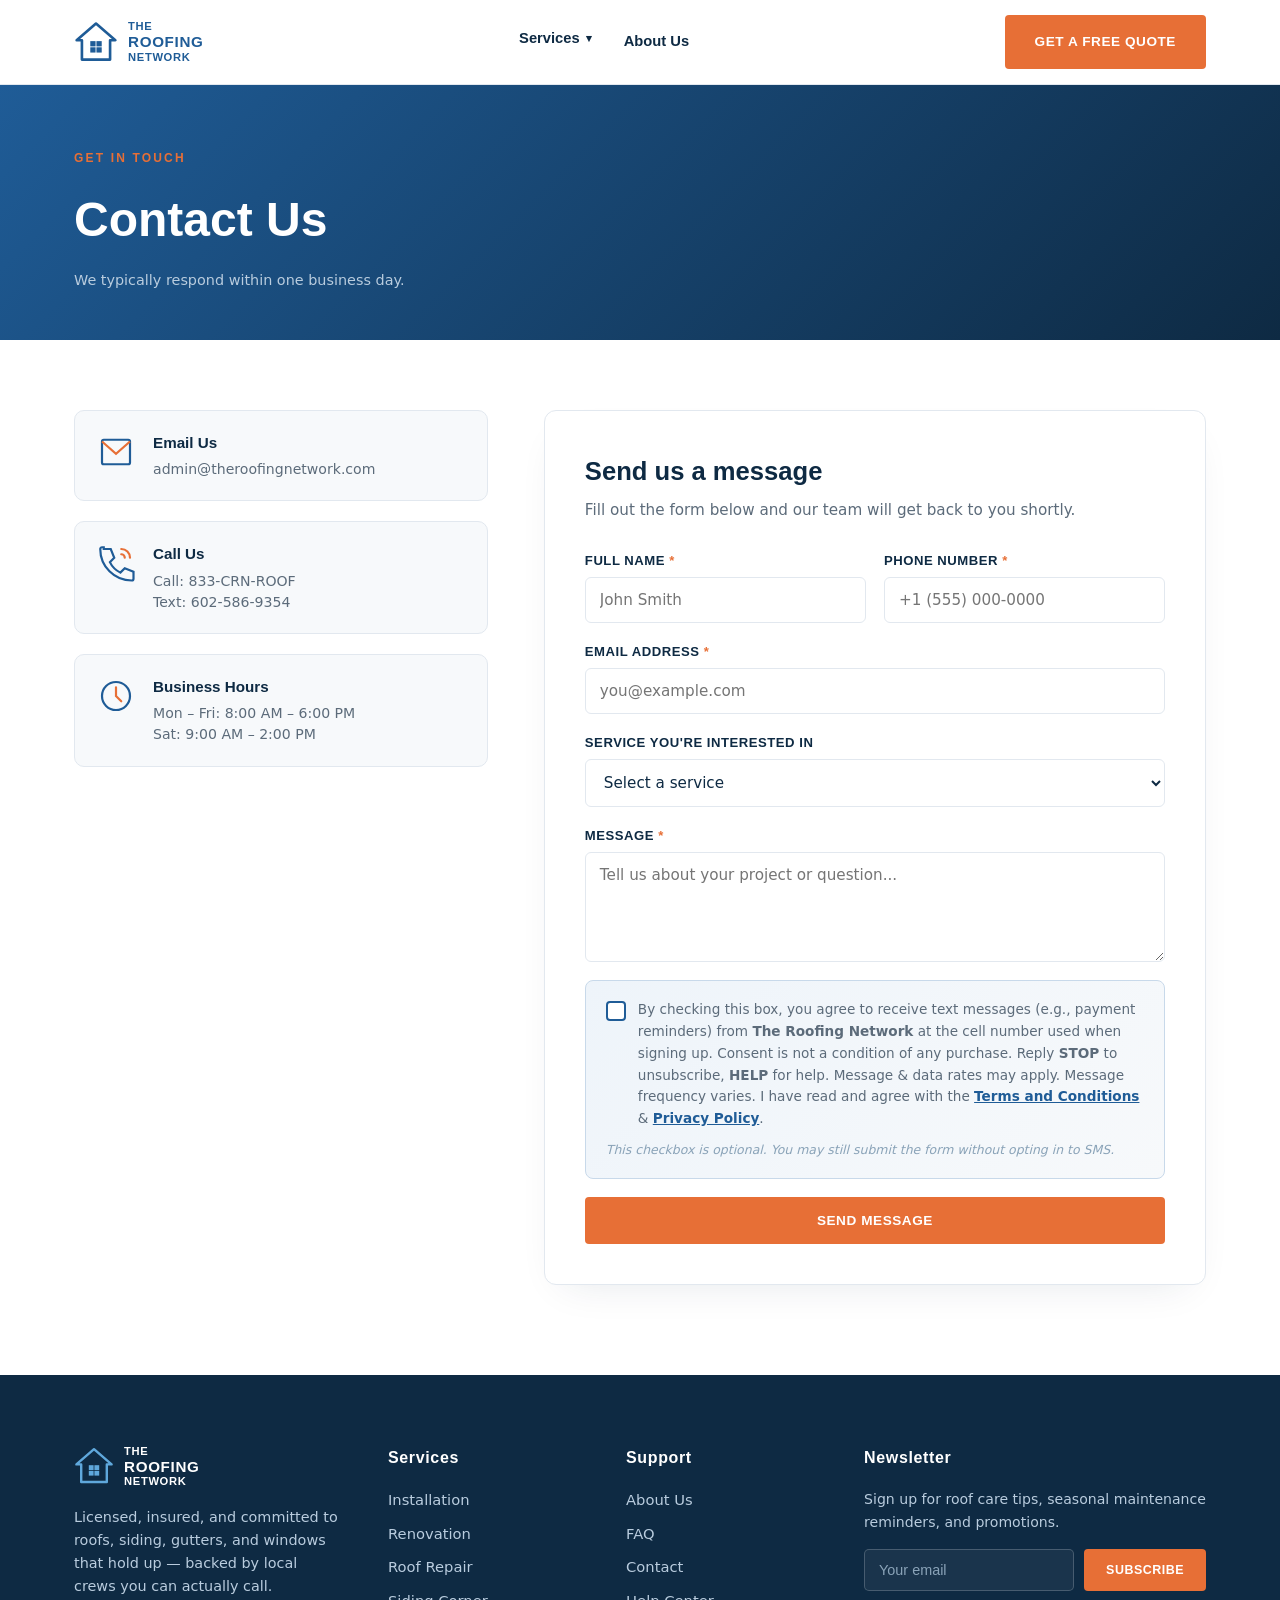
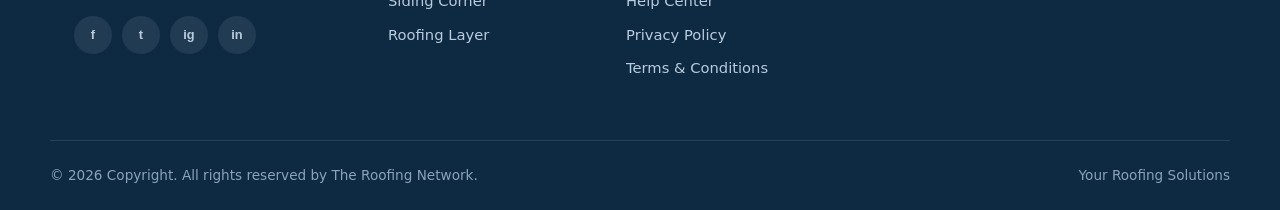
<file: contact.html>
<!DOCTYPE html>
<html lang="en">
<head>
<meta charset="UTF-8">
<meta name="viewport" content="width=device-width, initial-scale=1.0">
<title>Contact Us | The Roofing Network</title>
<link rel="stylesheet" href="style.css">
</head>
<body>

<!-- HEADER -->
<header class="site-header">
  <div class="container header-inner">
    <a href="index.html" class="logo">
      <svg width="44" height="44" viewBox="0 0 100 100" fill="none" xmlns="http://www.w3.org/2000/svg">
        <path d="M50 8 L94 46 H82 V90 H18 V46 H6 Z" stroke="#1F5C97" stroke-width="6" stroke-linejoin="round" fill="none"/>
        <rect x="37" y="48" width="12" height="12" fill="#1F5C97"/>
        <rect x="51" y="48" width="12" height="12" fill="#1F5C97"/>
        <rect x="37" y="62" width="12" height="12" fill="#1F5C97"/>
        <rect x="51" y="62" width="12" height="12" fill="#1F5C97"/>
      </svg>
      <span class="logo-text">THE<br><strong>ROOFING</strong><br>NETWORK</span>
    </a>

    <nav class="main-nav">
      <div class="nav-dropdown">
        <button class="nav-dropdown-toggle">Services <span class="caret">▾</span></button>
        <div class="nav-dropdown-menu">
          <a href="index.html#roofing">Roofing Services</a>
          <a href="index.html#siding">Siding Services</a>
          <a href="index.html#gutters">Gutter Services</a>
          <a href="index.html#windows">Windows &amp; Doors</a>
        </div>
      </div>
      <a href="index.html#about">About Us</a>
    </nav>

    <a href="index.html#quote" class="btn btn-primary header-cta">Get A Free Quote</a>

    <button class="nav-toggle" aria-label="Toggle navigation" id="navToggle">
      <span></span><span></span><span></span>
    </button>
  </div>
</header>

<!-- CONTACT HERO BANNER -->
<section class="legal-hero contact-hero">
  <div class="container">
    <p class="eyebrow">Get In Touch</p>
    <h1>Contact Us</h1>
    <p class="legal-updated">We typically respond within one business day.</p>
  </div>
</section>

<!-- CONTACT BODY -->
<section class="contact-section">
  <div class="container contact-grid">

    <!-- LEFT — info cards -->
    <div class="contact-info">

      <div class="contact-card">
        <div class="contact-card-icon">
          <svg viewBox="0 0 48 48" fill="none" xmlns="http://www.w3.org/2000/svg">
            <path d="M8 12C8 10.9 8.9 10 10 10H38C39.1 10 40 10.9 40 12V36C40 37.1 39.1 38 38 38H10C8.9 38 8 37.1 8 36V12Z" stroke="#1F5C97" stroke-width="2.5"/>
            <path d="M8 12L24 26L40 12" stroke="#E76F36" stroke-width="2.5"/>
          </svg>
        </div>
        <div>
          <h4>Email Us</h4>
          <p>admin@theroofingnetwork.com</p>
        </div>
      </div>

      <div class="contact-card">
        <div class="contact-card-icon">
          <svg viewBox="0 0 48 48" fill="none" xmlns="http://www.w3.org/2000/svg">
            <path d="M10 8H18L22 18L17 23C19.6 28.3 23.7 32.4 29 35L34 30L44 34V42C44 43.1 43.1 44 42 44C22.1 44 6 27.9 6 8C6 6.9 6.9 6 8 6H10Z" stroke="#1F5C97" stroke-width="2.5"/>
            <path d="M30 8C35.5 8 40 12.5 40 18" stroke="#E76F36" stroke-width="2.5" stroke-linecap="round"/>
            <path d="M30 14C32.2 14 34 15.8 34 18" stroke="#E76F36" stroke-width="2.5" stroke-linecap="round"/>
          </svg>
        </div>
        <div>
          <h4>Call Us</h4>
          <p>Call: 833-CRN-ROOF<br>Text: 602-586-9354</p>
        </div>
      </div>

      

      <div class="contact-card">
        <div class="contact-card-icon">
          <svg viewBox="0 0 48 48" fill="none" xmlns="http://www.w3.org/2000/svg">
            <circle cx="24" cy="24" r="16" stroke="#1F5C97" stroke-width="2.5"/>
            <path d="M24 14V24L30 30" stroke="#E76F36" stroke-width="2.5" stroke-linecap="round"/>
          </svg>
        </div>
        <div>
          <h4>Business Hours</h4>
          <p>Mon – Fri: 8:00 AM – 6:00 PM<br>Sat: 9:00 AM – 2:00 PM</p>
        </div>
      </div>

    </div>

    <!-- RIGHT — contact form -->
    <div class="contact-form-wrap">
      <h2>Send us a message</h2>
      <p class="contact-form-sub">Fill out the form below and our team will get back to you shortly.</p>

      <form class="contact-form" id="contactForm">

        <div class="cf-row">
          <div class="cf-field">
            <label for="cf-name">Full Name <span class="req">*</span></label>
            <input type="text" id="cf-name" name="name" placeholder="John Smith" required>
          </div>
          <div class="cf-field">
            <label for="cf-phone">Phone Number <span class="req">*</span></label>
            <input type="tel" id="cf-phone" name="phone" placeholder="+1 (555) 000-0000" required>
          </div>
        </div>

        <div class="cf-field">
          <label for="cf-email">Email Address <span class="req">*</span></label>
          <input type="email" id="cf-email" name="email" placeholder="you@example.com" required>
        </div>

        <div class="cf-field">
          <label for="cf-service">Service You're Interested In</label>
          <select id="cf-service" name="service">
            <option value="" disabled selected>Select a service</option>
            <option>Roofing</option>
            <option>Siding</option>
            <option>Gutters</option>
            <option>Windows &amp; Doors</option>
            <option>Not sure yet</option>
          </select>
        </div>

        <div class="cf-field">
          <label for="cf-message">Message <span class="req">*</span></label>
          <textarea id="cf-message" name="message" rows="4" placeholder="Tell us about your project or question..." required></textarea>
        </div>

        <!-- SMS OPT-IN CHECKBOX -->
        <div class="sms-optin">
          <label class="sms-optin-label">
            <input type="checkbox" id="smsConsent" name="smsConsent" value="yes">
            <span class="sms-optin-box"></span>
            <span class="sms-optin-text">
              By checking this box, you agree to receive text messages (e.g., payment reminders) from <strong>The Roofing Network</strong> at the cell number used when signing up. Consent is not a condition of any purchase. Reply <strong>STOP</strong> to unsubscribe, <strong>HELP</strong> for help. Message &amp; data rates may apply. Message frequency varies. I have read and agree with the <a href="terms-and-conditions.html" target="_blank">Terms and Conditions</a> &amp; <a href="privacy-policy.html" target="_blank">Privacy Policy</a>.
            </span>
          </label>
          <p class="sms-optin-note">This checkbox is optional. You may still submit the form without opting in to SMS.</p>
        </div>

        <button type="submit" class="btn btn-primary btn-block">Send Message</button>
        <p class="form-success" hidden>Thank you! Your message has been sent. We'll be in touch shortly.</p>
        <p class="form-error" hidden>Something went wrong. Please try again or call us directly.</p>

      </form>
    </div>

  </div>
</section>

<!-- FOOTER -->
<footer class="site-footer">
  <div class="container footer-grid">
    <div class="footer-brand">
      <a href="index.html" class="logo logo-light">
        <svg width="40" height="40" viewBox="0 0 100 100" fill="none" xmlns="http://www.w3.org/2000/svg">
          <path d="M50 8 L94 46 H82 V90 H18 V46 H6 Z" stroke="#5FA8DC" stroke-width="6" stroke-linejoin="round" fill="none"/>
          <rect x="37" y="48" width="12" height="12" fill="#5FA8DC"/>
          <rect x="51" y="48" width="12" height="12" fill="#5FA8DC"/>
          <rect x="37" y="62" width="12" height="12" fill="#5FA8DC"/>
          <rect x="51" y="62" width="12" height="12" fill="#5FA8DC"/>
        </svg>
        <span class="logo-text">THE<br><strong>ROOFING</strong><br>NETWORK</span>
      </a>
      <p>Licensed, insured, and committed to roofs, siding, gutters, and windows that hold up — backed by local crews you can actually call.</p>
      <div class="socials">
        <a href="https://www.facebook.com/people/Richie-Rich-Leads/61589783595398/" aria-label="Facebook" target="_blank" rel="noopener noreferrer">f</a>
        <a href="#" aria-label="Twitter">t</a>
        <a href="#" aria-label="Instagram">ig</a>
        <a href="https://www.linkedin.com/company/richie-rich-leads/home/" aria-label="LinkedIn" target="_blank" rel="noopener noreferrer">in</a>
      </div>
    </div>

    <div class="footer-col">
      <h4>Services</h4>
      <a href="index.html#roofing">Installation</a>
      <a href="index.html#roofing">Renovation</a>
      <a href="index.html#roofing">Roof Repair</a>
      <a href="index.html#siding">Siding Corner</a>
      <a href="index.html#roofing">Roofing Layer</a>
    </div>

    <div class="footer-col">
      <h4>Support</h4>
      <a href="index.html#about">About Us</a>
      <a href="#">FAQ</a>
      <a href="contact.html">Contact</a>
      <a href="#">Help Center</a>
      <a href="privacy-policy.html">Privacy Policy</a>
      <a href="terms-and-conditions.html">Terms &amp; Conditions</a>
    </div>

    <div class="footer-col footer-newsletter">
      <h4>Newsletter</h4>
      <p>Sign up for roof care tips, seasonal maintenance reminders, and promotions.</p>
      <form class="newsletter-form" onsubmit="event.preventDefault();">
        <input type="email" placeholder="Your email" required>
        <button type="submit" class="btn btn-primary">Subscribe</button>
      </form>
    </div>
  </div>

  <div class="container footer-bottom">
    <p>© 2026 Copyright. All rights reserved by The Roofing Network.</p>
    <p>Your Roofing Solutions</p>
  </div>
</footer>

<script src="script.js"></script>
</body>
</html>
</file>
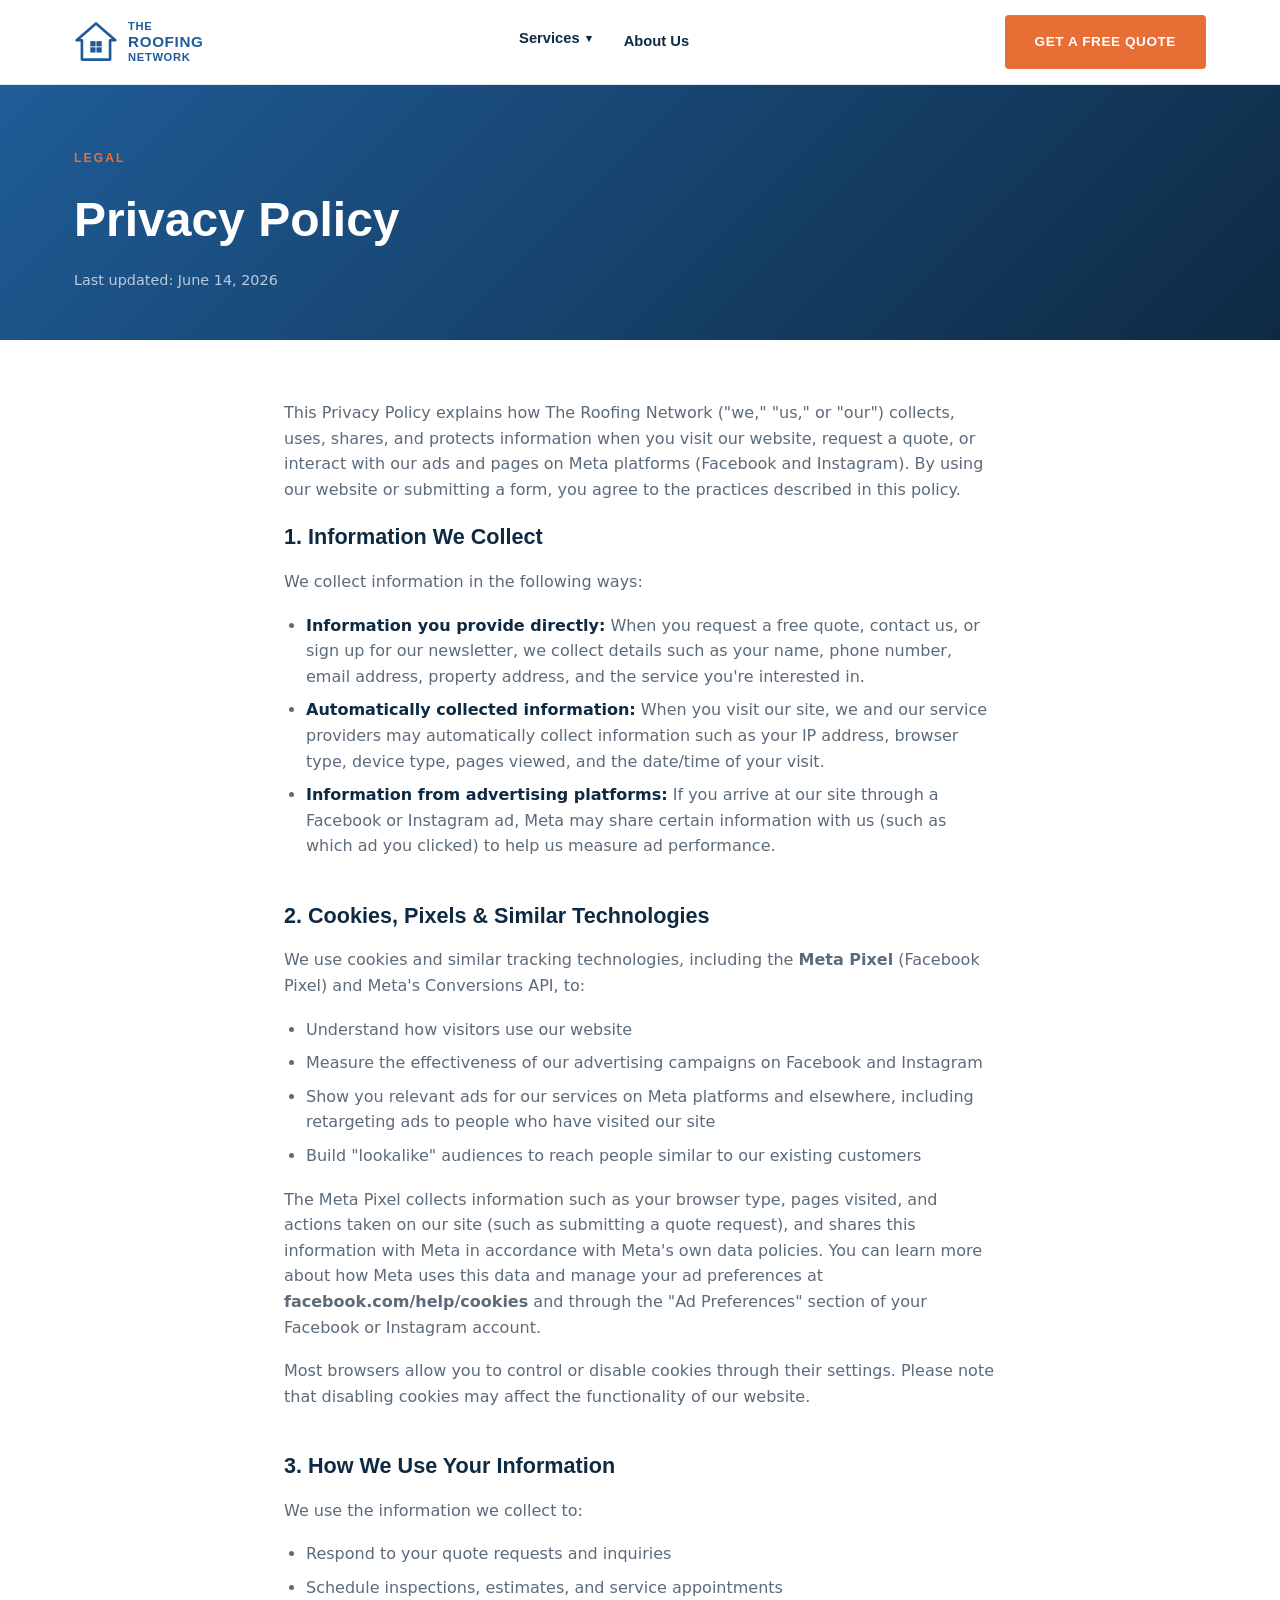
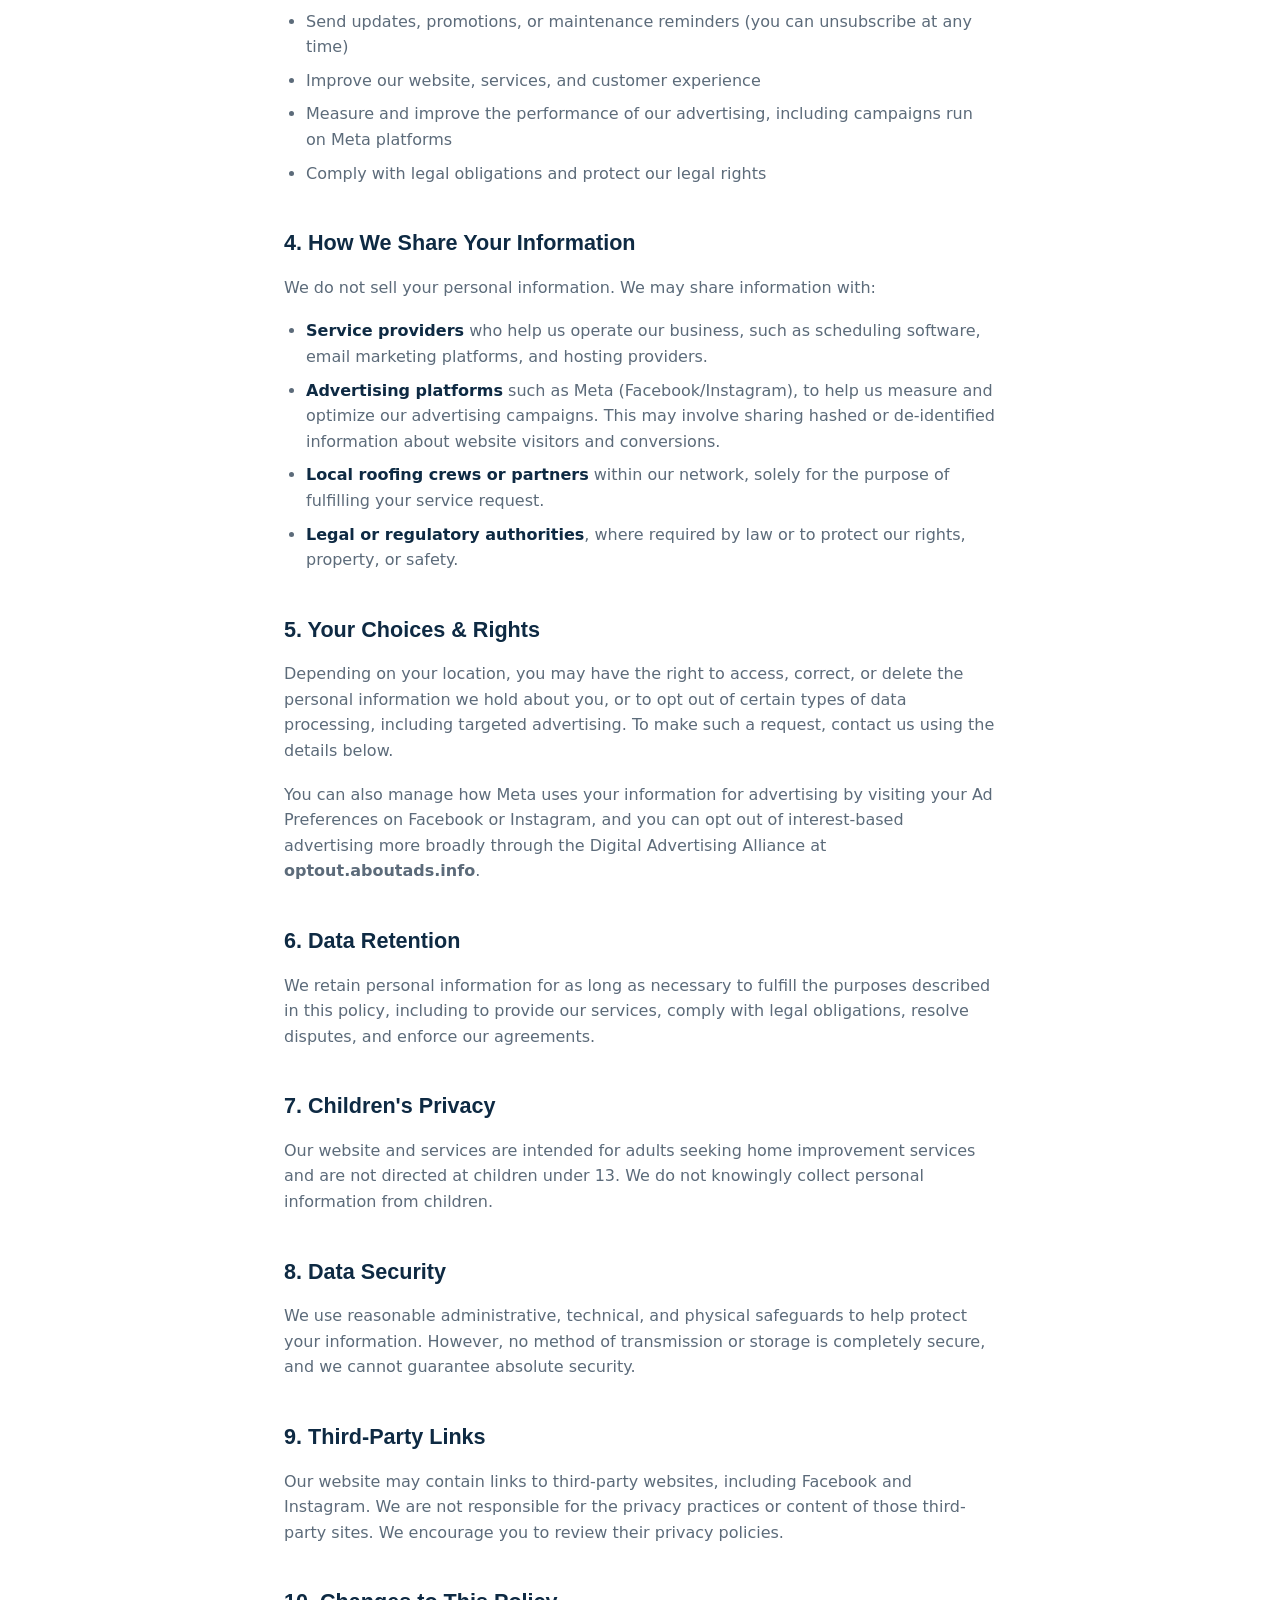
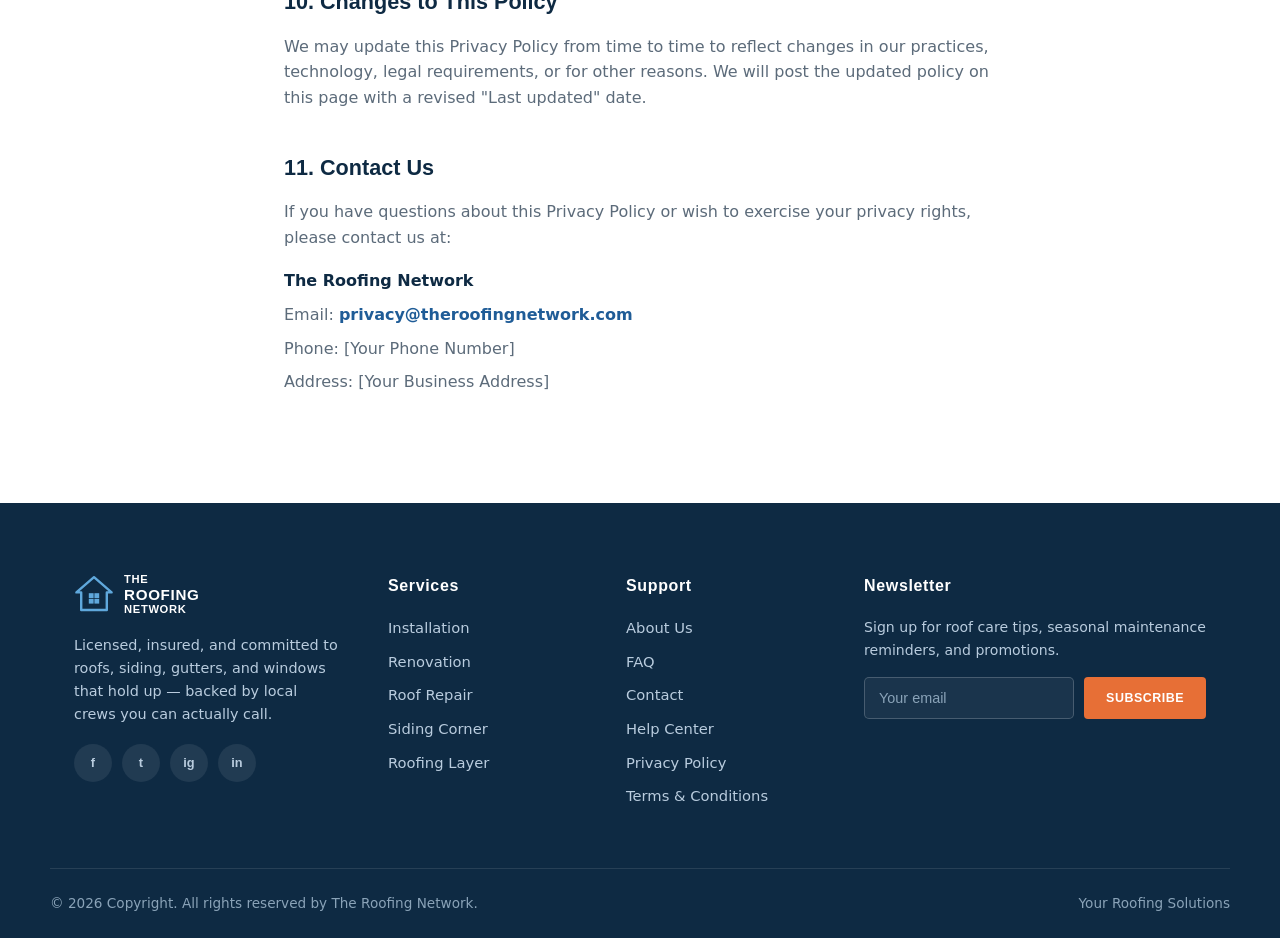
<file: privacy-policy.html>
<!DOCTYPE html>
<html lang="en">
<head>
<meta charset="UTF-8">
<meta name="viewport" content="width=device-width, initial-scale=1.0">
<title>Privacy Policy | The Roofing Network</title>
<link rel="stylesheet" href="style.css">
</head>
<body>

<!-- HEADER -->
<header class="site-header">
  <div class="container header-inner">
    <a href="index.html" class="logo">
      <svg width="44" height="44" viewBox="0 0 100 100" fill="none" xmlns="http://www.w3.org/2000/svg">
        <path d="M50 8 L94 46 H82 V90 H18 V46 H6 Z" stroke="#1F5C97" stroke-width="6" stroke-linejoin="round" fill="none"/>
        <rect x="37" y="48" width="12" height="12" fill="#1F5C97"/>
        <rect x="51" y="48" width="12" height="12" fill="#1F5C97"/>
        <rect x="37" y="62" width="12" height="12" fill="#1F5C97"/>
        <rect x="51" y="62" width="12" height="12" fill="#1F5C97"/>
      </svg>
      <span class="logo-text">THE<br><strong>ROOFING</strong><br>NETWORK</span>
    </a>

    <nav class="main-nav">
      <div class="nav-dropdown">
        <button class="nav-dropdown-toggle">Services <span class="caret">▾</span></button>
        <div class="nav-dropdown-menu">
          <a href="index.html#roofing">Roofing Services</a>
          <a href="index.html#siding">Siding Services</a>
          <a href="index.html#gutters">Gutter Services</a>
          <a href="index.html#windows">Windows &amp; Doors</a>
        </div>
      </div>
      <a href="index.html#about">About Us</a>
    </nav>

    <a href="index.html#quote" class="btn btn-primary header-cta">Get A Free Quote</a>

    <button class="nav-toggle" aria-label="Toggle navigation" id="navToggle">
      <span></span><span></span><span></span>
    </button>
  </div>
</header>

<!-- LEGAL PAGE -->
<section class="legal-hero">
  <div class="container">
    <p class="eyebrow">Legal</p>
    <h1>Privacy Policy</h1>
    <p class="legal-updated">Last updated: June 14, 2026</p>
  </div>
</section>

<section class="legal-content">
  <div class="container legal-container">

    <p>This Privacy Policy explains how The Roofing Network ("we," "us," or "our") collects, uses, shares, and protects information when you visit our website, request a quote, or interact with our ads and pages on Meta platforms (Facebook and Instagram). By using our website or submitting a form, you agree to the practices described in this policy.</p>

    <h2>1. Information We Collect</h2>
    <p>We collect information in the following ways:</p>
    <ul class="legal-list">
      <li><strong>Information you provide directly:</strong> When you request a free quote, contact us, or sign up for our newsletter, we collect details such as your name, phone number, email address, property address, and the service you're interested in.</li>
      <li><strong>Automatically collected information:</strong> When you visit our site, we and our service providers may automatically collect information such as your IP address, browser type, device type, pages viewed, and the date/time of your visit.</li>
      <li><strong>Information from advertising platforms:</strong> If you arrive at our site through a Facebook or Instagram ad, Meta may share certain information with us (such as which ad you clicked) to help us measure ad performance.</li>
    </ul>

    <h2>2. Cookies, Pixels &amp; Similar Technologies</h2>
    <p>We use cookies and similar tracking technologies, including the <strong>Meta Pixel</strong> (Facebook Pixel) and Meta's Conversions API, to:</p>
    <ul class="legal-list">
      <li>Understand how visitors use our website</li>
      <li>Measure the effectiveness of our advertising campaigns on Facebook and Instagram</li>
      <li>Show you relevant ads for our services on Meta platforms and elsewhere, including retargeting ads to people who have visited our site</li>
      <li>Build "lookalike" audiences to reach people similar to our existing customers</li>
    </ul>
    <p>The Meta Pixel collects information such as your browser type, pages visited, and actions taken on our site (such as submitting a quote request), and shares this information with Meta in accordance with Meta's own data policies. You can learn more about how Meta uses this data and manage your ad preferences at <strong>facebook.com/help/cookies</strong> and through the "Ad Preferences" section of your Facebook or Instagram account.</p>
    <p>Most browsers allow you to control or disable cookies through their settings. Please note that disabling cookies may affect the functionality of our website.</p>

    <h2>3. How We Use Your Information</h2>
    <p>We use the information we collect to:</p>
    <ul class="legal-list">
      <li>Respond to your quote requests and inquiries</li>
      <li>Schedule inspections, estimates, and service appointments</li>
      <li>Send updates, promotions, or maintenance reminders (you can unsubscribe at any time)</li>
      <li>Improve our website, services, and customer experience</li>
      <li>Measure and improve the performance of our advertising, including campaigns run on Meta platforms</li>
      <li>Comply with legal obligations and protect our legal rights</li>
    </ul>

    <h2>4. How We Share Your Information</h2>
    <p>We do not sell your personal information. We may share information with:</p>
    <ul class="legal-list">
      <li><strong>Service providers</strong> who help us operate our business, such as scheduling software, email marketing platforms, and hosting providers.</li>
      <li><strong>Advertising platforms</strong> such as Meta (Facebook/Instagram), to help us measure and optimize our advertising campaigns. This may involve sharing hashed or de-identified information about website visitors and conversions.</li>
      <li><strong>Local roofing crews or partners</strong> within our network, solely for the purpose of fulfilling your service request.</li>
      <li><strong>Legal or regulatory authorities</strong>, where required by law or to protect our rights, property, or safety.</li>
    </ul>

    <h2>5. Your Choices &amp; Rights</h2>
    <p>Depending on your location, you may have the right to access, correct, or delete the personal information we hold about you, or to opt out of certain types of data processing, including targeted advertising. To make such a request, contact us using the details below.</p>
    <p>You can also manage how Meta uses your information for advertising by visiting your Ad Preferences on Facebook or Instagram, and you can opt out of interest-based advertising more broadly through the Digital Advertising Alliance at <strong>optout.aboutads.info</strong>.</p>

    <h2>6. Data Retention</h2>
    <p>We retain personal information for as long as necessary to fulfill the purposes described in this policy, including to provide our services, comply with legal obligations, resolve disputes, and enforce our agreements.</p>

    <h2>7. Children's Privacy</h2>
    <p>Our website and services are intended for adults seeking home improvement services and are not directed at children under 13. We do not knowingly collect personal information from children.</p>

    <h2>8. Data Security</h2>
    <p>We use reasonable administrative, technical, and physical safeguards to help protect your information. However, no method of transmission or storage is completely secure, and we cannot guarantee absolute security.</p>

    <h2>9. Third-Party Links</h2>
    <p>Our website may contain links to third-party websites, including Facebook and Instagram. We are not responsible for the privacy practices or content of those third-party sites. We encourage you to review their privacy policies.</p>

    <h2>10. Changes to This Policy</h2>
    <p>We may update this Privacy Policy from time to time to reflect changes in our practices, technology, legal requirements, or for other reasons. We will post the updated policy on this page with a revised "Last updated" date.</p>

    <h2>11. Contact Us</h2>
    <p>If you have questions about this Privacy Policy or wish to exercise your privacy rights, please contact us at:</p>
    <ul class="legal-list legal-contact">
      <li><strong>The Roofing Network</strong></li>
      <li>Email: <a href="mailto:privacy@theroofingnetwork.com">privacy@theroofingnetwork.com</a></li>
      <li>Phone: [Your Phone Number]</li>
      <li>Address: [Your Business Address]</li>
    </ul>

  </div>
</section>

<!-- FOOTER -->
<footer class="site-footer">
  <div class="container footer-grid">
    <div class="footer-brand">
      <a href="index.html" class="logo logo-light">
        <svg width="40" height="40" viewBox="0 0 100 100" fill="none" xmlns="http://www.w3.org/2000/svg">
          <path d="M50 8 L94 46 H82 V90 H18 V46 H6 Z" stroke="#5FA8DC" stroke-width="6" stroke-linejoin="round" fill="none"/>
          <rect x="37" y="48" width="12" height="12" fill="#5FA8DC"/>
          <rect x="51" y="48" width="12" height="12" fill="#5FA8DC"/>
          <rect x="37" y="62" width="12" height="12" fill="#5FA8DC"/>
          <rect x="51" y="62" width="12" height="12" fill="#5FA8DC"/>
        </svg>
        <span class="logo-text">THE<br><strong>ROOFING</strong><br>NETWORK</span>
      </a>
      <p>Licensed, insured, and committed to roofs, siding, gutters, and windows that hold up — backed by local crews you can actually call.</p>
      <div class="socials">
        <a href="#" aria-label="Facebook">f</a>
        <a href="#" aria-label="Twitter">t</a>
        <a href="#" aria-label="Instagram">ig</a>
        <a href="#" aria-label="LinkedIn">in</a>
      </div>
    </div>

    <div class="footer-col">
      <h4>Services</h4>
      <a href="index.html#roofing">Installation</a>
      <a href="index.html#roofing">Renovation</a>
      <a href="index.html#roofing">Roof Repair</a>
      <a href="index.html#siding">Siding Corner</a>
      <a href="index.html#roofing">Roofing Layer</a>
    </div>

    <div class="footer-col">
      <h4>Support</h4>
      <a href="index.html#about">About Us</a>
      <a href="#">FAQ</a>
      <a href="index.html#quote">Contact</a>
      <a href="#">Help Center</a>
      <a href="privacy-policy.html">Privacy Policy</a>
      <a href="#">Terms &amp; Conditions</a>
    </div>

    <div class="footer-col footer-newsletter">
      <h4>Newsletter</h4>
      <p>Sign up for roof care tips, seasonal maintenance reminders, and promotions.</p>
      <form class="newsletter-form" onsubmit="event.preventDefault();">
        <input type="email" placeholder="Your email" required>
        <button type="submit" class="btn btn-primary">Subscribe</button>
      </form>
    </div>
  </div>

  <div class="container footer-bottom">
    <p>© 2026 Copyright. All rights reserved by The Roofing Network.</p>
    <p>Your Roofing Solutions</p>
  </div>
</footer>

<script src="script.js"></script>
</body>
</html>
</file>
<file: style.css>
:root{
  --navy:#1F5C97;
  --navy-deep:#0E2A43;
  --orange:#E76F36;
  --cream:#F7F9FB;
  --grey:#5C6B7A;
  --line:#E2E8EF;
  --font-display:'Archivo','Arial Black',sans-serif;
  --font-body:'Inter',system-ui,sans-serif;
}

*{margin:0;padding:0;box-sizing:border-box;}

body{
  font-family:var(--font-body);
  color:var(--navy-deep);
  line-height:1.6;
  background:#fff;
}

.container{
  max-width:1180px;
  margin:0 auto;
  padding:0 24px;
}

a{color:inherit;text-decoration:none;}

/* ---------- Buttons ---------- */
.btn{
  display:inline-block;
  font-family:var(--font-display);
  font-weight:800;
  text-transform:uppercase;
  letter-spacing:.04em;
  font-size:.85rem;
  padding:14px 28px;
  border-radius:4px;
  border:2px solid transparent;
  cursor:pointer;
  transition:transform .15s ease, background .2s ease, color .2s ease;
}
.btn-primary{background:var(--orange);color:#fff;}
.btn-primary:hover{background:#cf5a25;transform:translateY(-2px);}
.btn-ghost{border-color:#fff;color:#fff;}
.btn-ghost:hover{background:#fff;color:var(--navy-deep);}
.btn-block{width:100%;}

/* ---------- Header ---------- */
.site-header{
  position:sticky;top:0;z-index:100;
  background:#fff;
  border-bottom:1px solid var(--line);
}
.header-inner{
  display:flex;align-items:center;justify-content:space-between;
  height:84px;
  gap:24px;
}
.logo{display:flex;align-items:center;gap:10px;}
.logo-text{
  font-family:var(--font-display);
  font-weight:700;
  font-size:.7rem;
  line-height:1.15;
  letter-spacing:.06em;
  color:var(--navy);
}
.logo-text strong{font-size:.95rem;font-weight:900;}
.logo-light .logo-text{color:#fff;}

.main-nav{display:flex;gap:32px;flex:1;justify-content:center;}
.main-nav a{
  font-family:var(--font-display);
  font-weight:700;
  font-size:.92rem;
  color:var(--navy-deep);
  position:relative;
  padding:6px 0;
}
.main-nav a::after{
  content:'';position:absolute;left:0;bottom:0;
  width:0;height:2px;background:var(--orange);
  transition:width .2s ease;
}
.main-nav a:hover::after{width:100%;}

/* Services dropdown */
.nav-dropdown{position:relative;}
.nav-dropdown-toggle{
  font-family:var(--font-display);
  font-weight:700;
  font-size:.92rem;
  color:var(--navy-deep);
  background:none;border:none;cursor:pointer;
  display:flex;align-items:center;gap:6px;
  padding:6px 0;
}
.caret{font-size:.7rem;transition:transform .2s ease;}
.nav-dropdown-menu{
  position:absolute;top:100%;left:50%;
  transform:translateX(-50%) translateY(8px);
  background:#fff;border:1px solid var(--line);border-radius:8px;
  box-shadow:0 16px 32px -16px rgba(15,42,67,.25);
  padding:10px;min-width:200px;
  display:flex;flex-direction:column;gap:2px;
  opacity:0;visibility:hidden;
  transition:opacity .15s ease, transform .15s ease, visibility .15s ease;
  z-index:50;
}
.nav-dropdown-menu a{
  font-family:var(--font-display);font-weight:700;font-size:.88rem;
  color:var(--navy-deep);padding:10px 12px;border-radius:5px;
}
.nav-dropdown-menu a::after{display:none;}
.nav-dropdown-menu a:hover{background:var(--cream);color:var(--orange);}
.nav-dropdown:hover .nav-dropdown-menu,
.nav-dropdown.open .nav-dropdown-menu{
  opacity:1;visibility:visible;
  transform:translateX(-50%) translateY(0);
}
.nav-dropdown:hover .caret,
.nav-dropdown.open .caret{transform:rotate(180deg);}

.header-cta{flex-shrink:0;}

.nav-toggle{
  display:none;
  flex-direction:column;
  gap:5px;
  background:none;border:none;cursor:pointer;
}
.nav-toggle span{width:24px;height:2px;background:var(--navy-deep);}

/* ---------- Hero ---------- */
.hero{
  background:linear-gradient(135deg, var(--navy) 0%, var(--navy-deep) 100%);
  color:#fff;
  position:relative;
  overflow:hidden;
}
.hero-inner{
  display:grid;
  grid-template-columns:1.1fr 1fr;
  align-items:center;
  gap:48px;
  padding:80px 24px 110px;
}
.eyebrow{
  font-family:var(--font-display);
  text-transform:uppercase;
  letter-spacing:.18em;
  font-size:.75rem;
  color:var(--orange);
  font-weight:800;
  margin-bottom:14px;
}
.eyebrow.center{text-align:center;}
.hero-copy h1{
  font-family:var(--font-display);
  font-size:clamp(2.2rem,4.5vw,3.4rem);
  line-height:1.1;
  font-weight:900;
  margin-bottom:20px;
}
.hero-sub{
  color:#D7E4F0;
  font-size:1.05rem;
  max-width:520px;
  margin-bottom:32px;
}
.hero-actions{display:flex;gap:16px;flex-wrap:wrap;margin-bottom:48px;}
.hero-stats{display:flex;gap:40px;}
.hero-stats strong{
  font-family:var(--font-display);
  font-size:1.8rem;font-weight:900;display:block;color:var(--orange);
}
.hero-stats span{font-size:.85rem;color:#B9CCDE;}

.hero-art{display:flex;justify-content:center;}

/* Photo collage */
.photo-collage{
  position:relative;
  width:100%;
  max-width:460px;
  aspect-ratio:1/1;
  animation: house-in .9s ease-out;
}
.collage-blob{
  position:absolute;
  top:-8%;right:-10%;
  width:65%;height:65%;
  background:linear-gradient(135deg, var(--orange) 0%, #ff9a5c 100%);
  border-radius:42% 58% 65% 35% / 45% 45% 55% 55%;
  opacity:.9;
  animation: blob-morph 10s ease-in-out infinite;
  z-index:0;
}
.collage-main{
  position:absolute;
  top:0;left:0;
  width:78%;height:78%;
  border-radius:16px;
  overflow:hidden;
  box-shadow:0 24px 48px -16px rgba(0,0,0,.45);
  z-index:2;
  animation: float-main 7s ease-in-out infinite;
}
.collage-main img{
  width:100%;height:100%;
  object-fit:cover;
  display:block;
}
.collage-secondary{
  position:absolute;
  bottom:0;right:0;
  width:52%;height:46%;
  border-radius:14px;
  overflow:hidden;
  border:5px solid #fff;
  box-shadow:0 20px 40px -14px rgba(0,0,0,.5);
  z-index:3;
  animation: float-secondary 8s ease-in-out infinite;
}
.collage-secondary img{
  width:100%;height:100%;
  object-fit:cover;
  display:block;
}
.collage-badge{
  position:absolute;
  top:8%;left:-8%;
  background:#fff;
  color:var(--navy-deep);
  border-radius:12px;
  padding:14px 20px;
  box-shadow:0 16px 32px -12px rgba(0,0,0,.35);
  z-index:4;
  text-align:left;
  animation: float-badge 6s ease-in-out infinite;
}
.collage-badge strong{
  display:block;
  font-family:var(--font-display);
  font-size:1.5rem;
  font-weight:900;
  color:var(--orange);
  line-height:1.1;
}
.collage-badge span{
  font-size:.78rem;
  color:var(--grey);
  white-space:nowrap;
}

@keyframes float-main{
  0%,100%{transform:translateY(0);}
  50%{transform:translateY(-10px);}
}
@keyframes float-secondary{
  0%,100%{transform:translateY(0);}
  50%{transform:translateY(10px);}
}
@keyframes float-badge{
  0%,100%{transform:translateY(0) rotate(0deg);}
  50%{transform:translateY(-8px) rotate(-2deg);}
}
@keyframes blob-morph{
  0%,100%{border-radius:42% 58% 65% 35% / 45% 45% 55% 55%;}
  50%{border-radius:58% 42% 35% 65% / 55% 60% 40% 45%;}
}

@keyframes house-in{
  from{opacity:0;transform:translateY(30px) scale(.96);}
  to{opacity:1;transform:translateY(0) scale(1);}
}

@media (max-width:540px){
  .collage-badge{left:0;top:-6%;padding:10px 14px;}
  .collage-badge strong{font-size:1.15rem;}
  .collage-badge span{font-size:.7rem;}
}

/* Fade-up entrance for hero copy */
.fade-up{
  animation: fade-up .8s ease-out both;
}
.fade-up > *{
  opacity:0;
  animation: fade-up .7s ease-out forwards;
}
.fade-up .eyebrow{animation-delay:.05s;}
.fade-up h1{animation-delay:.15s;}
.fade-up .hero-sub{animation-delay:.25s;}
.fade-up .hero-actions{animation-delay:.35s;}
.fade-up .hero-stats{animation-delay:.45s;}

@keyframes fade-up{
  from{opacity:0;transform:translateY(18px);}
  to{opacity:1;transform:translateY(0);}
}

@media (prefers-reduced-motion: reduce){
  .photo-collage,.collage-main,.collage-secondary,.collage-badge,.collage-blob,.fade-up,.fade-up > *{
    animation:none !important;
    opacity:1 !important;
    transform:none !important;
  }
}

.hero-divider{line-height:0;}
.hero-divider svg{display:block;width:100%;height:60px;}

/* ---------- Trust strip ---------- */
.trust-strip{background:var(--navy-deep);}
.trust-inner{
  display:flex;justify-content:space-between;flex-wrap:wrap;gap:16px;
  padding:18px 24px;
  font-family:var(--font-display);
  font-weight:700;
  font-size:.8rem;
  letter-spacing:.06em;
  text-transform:uppercase;
  color:#9FB7CC;
}

/* ---------- Services ---------- */
.services{padding:90px 0;background:linear-gradient(180deg, #EEF4FA 0%, #F7F9FB 100%);}
.section-title{
  font-family:var(--font-display);
  font-weight:900;
  font-size:clamp(1.8rem,3.5vw,2.6rem);
  margin-bottom:14px;
}
.section-title.center{text-align:center;}
.section-sub{
  color:var(--grey);
  max-width:560px;
  margin:0 auto 50px;
  text-align:center;
}
.service-grid{
  display:grid;
  grid-template-columns:repeat(4,1fr);
  gap:24px;
}
.service-card{
  background:#fff;
  border:1px solid var(--line);
  border-radius:8px;
  padding:32px 24px;
  transition:transform .2s ease, box-shadow .2s ease;
}
.service-card:hover{
  transform:translateY(-6px);
  box-shadow:0 16px 32px -16px rgba(15,42,67,.25);
}

/* Scroll-in animations */
.slide-left,.slide-right{
  opacity:0;
  transition:opacity .7s ease, transform .7s ease;
}
.slide-left{transform:translateX(-60px);}
.slide-right{transform:translateX(60px);}
.slide-left.in-view,.slide-right.in-view{
  opacity:1;
  transform:translateX(0);
}
.slide-left.in-view:hover,.slide-right.in-view:hover{
  transform:translateY(-6px);
}

@media (prefers-reduced-motion: reduce){
  .slide-left,.slide-right{
    opacity:1;transform:none;transition:none;
  }
}
.service-icon{
  width:48px;height:48px;margin-bottom:20px;
}
.service-icon svg{width:100%;height:100%;}
.service-card h3{
  font-family:var(--font-display);
  font-size:1.15rem;
  margin-bottom:10px;
}
.service-card p{color:var(--grey);font-size:.92rem;margin-bottom:16px;}
.card-link{
  font-family:var(--font-display);
  font-weight:800;font-size:.85rem;
  color:var(--navy);
}
.card-link:hover{color:var(--orange);}

/* ---------- Process ---------- */
.process{padding:90px 0;}
.process-grid{
  display:grid;grid-template-columns:repeat(4,1fr);gap:32px;margin-top:50px;
}
.step-num{
  font-family:var(--font-display);
  font-size:2.6rem;font-weight:900;
  color:var(--line);
  display:block;margin-bottom:12px;
}
.process-step h3{
  font-family:var(--font-display);
  font-size:1.1rem;margin-bottom:8px;
}
.process-step p{color:var(--grey);font-size:.92rem;}

/* ---------- About ---------- */
.about{padding:90px 0;background:var(--cream);}
.about-inner{
  display:grid;grid-template-columns:1fr 1.1fr;gap:56px;align-items:center;
}
.about-art{position:relative;}
.about-photo{
  position:relative;
  border-radius:10px;
  overflow:hidden;
  box-shadow:0 24px 48px -20px rgba(15,42,67,.35);
  z-index:1;
  animation: about-photo-in .9s ease-out;
}
.about-photo img{
  width:100%;aspect-ratio:4/3;object-fit:cover;display:block;
  transition:transform .6s ease;
}
.about-art:hover .about-photo img{transform:scale(1.04);}
.about-accent{
  position:absolute;
  bottom:-18px;right:-18px;
  width:55%;height:55%;
  background:linear-gradient(135deg, var(--orange) 0%, #ff9a5c 100%);
  border-radius:10px;
  z-index:0;
}
@keyframes about-photo-in{
  from{opacity:0;transform:translateY(24px);}
  to{opacity:1;transform:translateY(0);}
}
.about-copy p{color:var(--grey);margin-bottom:18px;}
.about-copy .section-title{margin-top:6px;margin-bottom:18px;}

/* ---------- CTA / Quote ---------- */
.cta{padding:90px 0;background:var(--navy-deep);color:#fff;}
.cta-inner{
  display:grid;grid-template-columns:1fr 1.2fr;gap:56px;align-items:center;
}
.cta-copy h2{
  font-family:var(--font-display);font-weight:900;
  font-size:clamp(1.8rem,3vw,2.4rem);margin-bottom:14px;
}
.cta-copy p{color:#B9CCDE;}
.cta-form{
  background:#fff;border-radius:10px;padding:32px;
  display:flex;flex-direction:column;gap:14px;
}
.form-row{display:grid;grid-template-columns:1fr 1fr;gap:14px;}
.cta-form input,.cta-form select{
  width:100%;padding:13px 14px;border:1px solid var(--line);
  border-radius:5px;font-family:var(--font-body);font-size:.95rem;color:var(--navy-deep);
}
.cta-form input:focus,.cta-form select:focus{outline:2px solid var(--orange);outline-offset:1px;}
.form-success{
  color:#1F8A4C;font-weight:700;font-size:.9rem;text-align:center;
}
.form-error{
  color:#D14343;font-weight:700;font-size:.9rem;text-align:center;
}
.cta-form button[disabled]{
  opacity:.6;cursor:not-allowed;
}

/* ---------- Footer ---------- */
.site-footer{background:var(--navy-deep);color:#B9CCDE;padding:70px 0 0;}
.footer-grid{
  display:grid;grid-template-columns:1.4fr 1fr 1fr 1.3fr;gap:48px;
  padding-bottom:50px;border-bottom:1px solid rgba(255,255,255,.1);
}
.footer-brand p{margin:18px 0;font-size:.9rem;}
.footer-col h4{
  font-family:var(--font-display);color:#fff;
  font-size:1rem;margin-bottom:18px;letter-spacing:.04em;
}
.footer-col a{display:block;margin-bottom:10px;font-size:.92rem;}
.footer-col a:hover{color:var(--orange);}
.footer-newsletter p{font-size:.88rem;margin-bottom:16px;}
.newsletter-form{display:flex;gap:10px;}
.newsletter-form input{
  flex:1;padding:12px 14px;border-radius:5px;border:1px solid rgba(255,255,255,.2);
  background:rgba(255,255,255,.05);color:#fff;font-size:.9rem;
}
.newsletter-form input::placeholder{color:#8AA3B8;}
.newsletter-form .btn{padding:12px 20px;font-size:.78rem;}

.socials{display:flex;gap:10px;margin-top:8px;}
.socials a{
  width:38px;height:38px;border-radius:50%;
  background:rgba(255,255,255,.08);
  display:flex;align-items:center;justify-content:center;
  font-family:var(--font-display);font-size:.8rem;font-weight:800;
}
.socials a:hover{background:var(--orange);color:#fff;}

.footer-bottom{
  display:flex;justify-content:space-between;flex-wrap:wrap;gap:10px;
  padding:24px 0;font-size:.85rem;color:#8AA3B8;
}

/* ---------- Service Detail Modal ---------- */
.modal-overlay{
  position:fixed;inset:0;
  background:rgba(14,42,67,.6);
  display:flex;align-items:center;justify-content:center;
  padding:24px;
  z-index:1000;
  opacity:0;visibility:hidden;
  transition:opacity .25s ease, visibility .25s ease;
}
.modal-overlay.open{opacity:1;visibility:visible;}
.modal-box{
  background:#fff;
  border-radius:14px;
  max-width:540px;width:100%;
  max-height:85vh;overflow-y:auto;
  padding:40px;
  position:relative;
  box-shadow:0 32px 64px -20px rgba(0,0,0,.4);
  transform:translateY(24px) scale(.97);
  transition:transform .25s ease;
}
.modal-overlay.open .modal-box{transform:translateY(0) scale(1);}
.modal-close{
  position:absolute;top:16px;right:16px;
  width:36px;height:36px;border-radius:50%;
  border:none;background:var(--cream);
  font-size:1.4rem;line-height:1;color:var(--navy-deep);
  cursor:pointer;
  display:flex;align-items:center;justify-content:center;
  transition:background .2s ease, color .2s ease;
}
.modal-close:hover{background:var(--orange);color:#fff;}
.modal-icon{width:48px;height:48px;margin-bottom:18px;}
.modal-icon svg{width:100%;height:100%;}
.modal-box h3{
  font-family:var(--font-display);
  font-size:1.5rem;font-weight:900;
  margin-bottom:12px;
}
.modal-box p{color:var(--grey);margin-bottom:18px;}
.modal-list{
  list-style:none;
  margin-bottom:26px;
  display:flex;flex-direction:column;gap:10px;
}
.modal-list li{
  display:flex;align-items:flex-start;gap:10px;
  font-size:.95rem;color:var(--navy-deep);
}
.modal-list li::before{
  content:'';
  flex-shrink:0;
  width:8px;height:8px;
  border-radius:50%;
  background:var(--orange);
  margin-top:7px;
}
.modal-cta{display:inline-block;}

@media (max-width:540px){
  .modal-box{padding:28px 24px;}
}
/* ---------- Locations Page ---------- */
.locations-section{padding:60px 0 90px;background:#fff;}

.locations-map-wrap{
  position:relative;
  max-width:980px;
  margin:0 auto 30px;
  background:linear-gradient(180deg, var(--navy-deep) 0%, #16314D 100%);
  border-radius:16px;
  padding:30px 20px;
  border:1px solid var(--line);
}
.us-map{width:100%;}
.us-map svg{width:100%;height:auto;display:block;}

.us-map .state-shape{
  fill:#1F5C97;
  stroke:#16314D;
  stroke-width:1;
  cursor:pointer;
  transition:fill .2s ease;
}
.us-map .state-shape:hover{fill:#2A6FAE;}
.us-map .state-shape.served{fill:#E76F36;}
.us-map .state-shape.served:hover{fill:#cf5a25;}

.state-pin{
  cursor:pointer;
}
.state-pin .pin-body{
  transition:transform .2s ease;
  transform-origin:center bottom;
}
.state-pin:hover .pin-body{transform:scale(1.15);}

.map-tooltip{
  position:absolute;
  pointer-events:none;
  background:#fff;
  color:var(--navy-deep);
  font-family:var(--font-display);
  font-weight:700;
  font-size:.8rem;
  padding:8px 14px;
  border-radius:6px;
  opacity:0;
  transform:translate(-50%,-130%);
  transition:opacity .15s ease;
  white-space:nowrap;
  z-index:5;
  box-shadow:0 8px 20px -6px rgba(0,0,0,.4);
}
.map-tooltip .tt-status{
  display:block;
  font-weight:600;
  font-size:.7rem;
  text-transform:uppercase;
  letter-spacing:.04em;
  margin-top:2px;
}
.map-tooltip .tt-status.served{color:var(--orange);}
.map-tooltip .tt-status.open{color:#1F8A4C;}
.map-tooltip.show{opacity:1;}
.map-tooltip::after{
  content:'';
  position:absolute;
  top:100%;left:50%;
  transform:translateX(-50%);
  border:6px solid transparent;
  border-top-color:#fff;
}

.locations-legend{
  display:flex;justify-content:center;gap:28px;
  margin-bottom:50px;flex-wrap:wrap;
}
.legend-item{
  display:flex;align-items:center;gap:8px;
  font-size:.85rem;color:var(--grey);font-weight:600;
}
.legend-pin{
  width:16px;height:16px;border-radius:50% 50% 50% 0;
  transform:rotate(-45deg);
  display:inline-block;
  border:2px solid #fff;
  box-shadow:0 1px 4px rgba(0,0,0,.3);
}
.legend-pin.available{background:#2EA043;}
.legend-pin.claimed{background:#D14343;}

.locations-list{
  max-width:760px;margin:0 auto;
}
.locations-empty{
  text-align:center;color:var(--grey);font-size:.95rem;
}
.locations-empty a{color:var(--navy);font-weight:700;}
.locations-empty a:hover{color:var(--orange);}

.locations-grid{
  display:grid;
  grid-template-columns:repeat(auto-fill,minmax(160px,1fr));
  gap:14px;
}
.location-chip{
  display:flex;align-items:center;gap:8px;
  background:var(--cream);
  border:1px solid var(--line);
  border-radius:8px;
  padding:14px 16px;
  font-family:var(--font-display);
  font-weight:700;font-size:.9rem;
  color:var(--navy-deep);
}
.location-chip::before{
  content:'';
  width:8px;height:8px;border-radius:50%;
  background:var(--orange);
  flex-shrink:0;
}

@media (max-width:640px){
  .locations-map-wrap{padding:16px 10px;}
  .locations-legend{gap:18px;}
}

/* ---------- Contact Page ---------- */
.contact-hero{padding:64px 0 48px;}
.contact-hero h1{margin-bottom:8px;}

.contact-section{padding:70px 0 90px;background:#fff;}
.contact-grid{
  display:grid;
  grid-template-columns:1fr 1.6fr;
  gap:56px;
  align-items:start;
}

/* Info cards */
.contact-info{display:flex;flex-direction:column;gap:20px;}
.contact-card{
  display:flex;align-items:flex-start;gap:16px;
  background:var(--cream);
  border:1px solid var(--line);
  border-radius:10px;
  padding:20px;
  transition:box-shadow .2s ease;
}
.contact-card:hover{box-shadow:0 8px 24px -12px rgba(15,42,67,.15);}
.contact-card-icon{
  width:42px;height:42px;flex-shrink:0;
}
.contact-card-icon svg{width:100%;height:100%;}
.contact-card h4{
  font-family:var(--font-display);
  font-weight:800;font-size:.95rem;
  margin-bottom:4px;color:var(--navy-deep);
}
.contact-card p{font-size:.88rem;color:var(--grey);line-height:1.5;}

/* Form */
.contact-form-wrap{
  background:#fff;
  border:1px solid var(--line);
  border-radius:12px;
  padding:40px;
  box-shadow:0 16px 40px -20px rgba(15,42,67,.12);
}
.contact-form-wrap h2{
  font-family:var(--font-display);
  font-weight:900;font-size:1.6rem;
  margin-bottom:6px;
}
.contact-form-sub{color:var(--grey);margin-bottom:28px;font-size:.95rem;}

.contact-form{display:flex;flex-direction:column;gap:18px;}
.cf-row{display:grid;grid-template-columns:1fr 1fr;gap:18px;}
.cf-field{display:flex;flex-direction:column;gap:6px;}
.cf-field label{
  font-family:var(--font-display);
  font-weight:700;font-size:.82rem;
  letter-spacing:.04em;text-transform:uppercase;
  color:var(--navy-deep);
}
.req{color:var(--orange);}
.cf-field input,
.cf-field select,
.cf-field textarea{
  padding:13px 14px;
  border:1.5px solid var(--line);
  border-radius:6px;
  font-family:var(--font-body);font-size:.95rem;
  color:var(--navy-deep);
  transition:border-color .2s ease, box-shadow .2s ease;
  background:#fff;
}
.cf-field input:focus,
.cf-field select:focus,
.cf-field textarea:focus{
  outline:none;
  border-color:var(--navy);
  box-shadow:0 0 0 3px rgba(31,92,151,.12);
}
.cf-field textarea{resize:vertical;min-height:110px;}

/* SMS Opt-in */
.sms-optin{
  background:linear-gradient(135deg,#EEF4FA 0%,#F7F9FB 100%);
  border:1.5px solid #C8D9EA;
  border-radius:8px;
  padding:18px 20px;
}
.sms-optin-label{
  display:flex;align-items:flex-start;gap:12px;cursor:pointer;
}
.sms-optin-label input[type="checkbox"]{
  position:absolute;opacity:0;width:0;height:0;
}
.sms-optin-box{
  flex-shrink:0;
  width:20px;height:20px;
  border:2px solid var(--navy);
  border-radius:4px;
  margin-top:2px;
  background:#fff;
  display:flex;align-items:center;justify-content:center;
  transition:background .2s ease, border-color .2s ease;
  position:relative;
}
.sms-optin-label input:checked ~ .sms-optin-box{
  background:var(--navy);border-color:var(--navy);
}
.sms-optin-label input:checked ~ .sms-optin-box::after{
  content:'';
  position:absolute;
  width:5px;height:9px;
  border:2px solid #fff;
  border-top:none;border-left:none;
  transform:rotate(45deg);
  top:2px;
}
.sms-optin-text{
  font-size:.85rem;color:var(--grey);line-height:1.6;
}
.sms-optin-text a{
  color:var(--navy);font-weight:700;
  text-decoration:underline;
}
.sms-optin-text a:hover{color:var(--orange);}
.sms-optin-note{
  font-size:.78rem;color:#8AA3B8;
  margin-top:10px;font-style:italic;
}

@media (max-width:860px){
  .contact-grid{grid-template-columns:1fr;}
  .cf-row{grid-template-columns:1fr;}
  .contact-form-wrap{padding:28px 20px;}
}

/* ---------- Legal / Privacy Policy ---------- */
.legal-hero{
  background:linear-gradient(135deg, var(--navy) 0%, var(--navy-deep) 100%);
  color:#fff;
  padding:64px 0 48px;
}
.legal-hero h1{
  font-family:var(--font-display);
  font-weight:900;
  font-size:clamp(2rem,4vw,3rem);
  margin-bottom:10px;
}
.legal-updated{color:#B9CCDE;font-size:.9rem;}

.legal-content{padding:60px 0 90px;background:#fff;}
.legal-container{max-width:760px;}
.legal-container > p{color:var(--grey);margin-bottom:18px;}
.legal-container h2{
  font-family:var(--font-display);
  font-weight:900;
  font-size:1.35rem;
  margin:40px 0 14px;
  color:var(--navy-deep);
}
.legal-container h2:first-of-type{margin-top:8px;}
.legal-list{
  list-style:disc;
  margin:0 0 18px 22px;
  display:flex;flex-direction:column;gap:8px;
  color:var(--grey);
}
.legal-list li strong{color:var(--navy-deep);}
.legal-contact{list-style:none;margin-left:0;}
.legal-container a{color:var(--navy);font-weight:700;}
.legal-container a:hover{color:var(--orange);}

@media (max-width:640px){
  .legal-hero{padding:48px 0 36px;}
}

/* ---------- Responsive ---------- */
@media (max-width:1024px){
  .service-grid,.process-grid{grid-template-columns:repeat(2,1fr);}
  .about-inner,.cta-inner{grid-template-columns:1fr;}
  .footer-grid{grid-template-columns:1fr 1fr;}
}

@media (max-width:860px){
  .main-nav{
    position:absolute;top:84px;left:0;right:0;
    background:#fff;flex-direction:column;
    padding:16px 24px;gap:14px;
    border-bottom:1px solid var(--line);
    display:none;
  }
  .main-nav.open{display:flex;}
  .nav-dropdown-menu{
    position:static;transform:none;opacity:1;visibility:visible;
    box-shadow:none;border:none;display:none;
    margin-top:6px;padding-left:12px;
  }
  .nav-dropdown.open .nav-dropdown-menu{display:flex;}
  .nav-dropdown:hover .nav-dropdown-menu{
    position:static;transform:none;
  }
  .nav-toggle{display:flex;}
  .header-cta{display:none;}
  .hero-inner{grid-template-columns:1fr;text-align:center;}
  .hero-copy{order:1;}
  .hero-art{order:0;}
  .hero-sub{margin:0 auto 32px;}
  .hero-actions,.hero-stats{justify-content:center;}
}

@media (max-width:640px){
  .service-grid,.process-grid,.footer-grid{grid-template-columns:1fr;}
  .form-row{grid-template-columns:1fr;}
  .trust-inner{justify-content:flex-start;}
}
</file>
